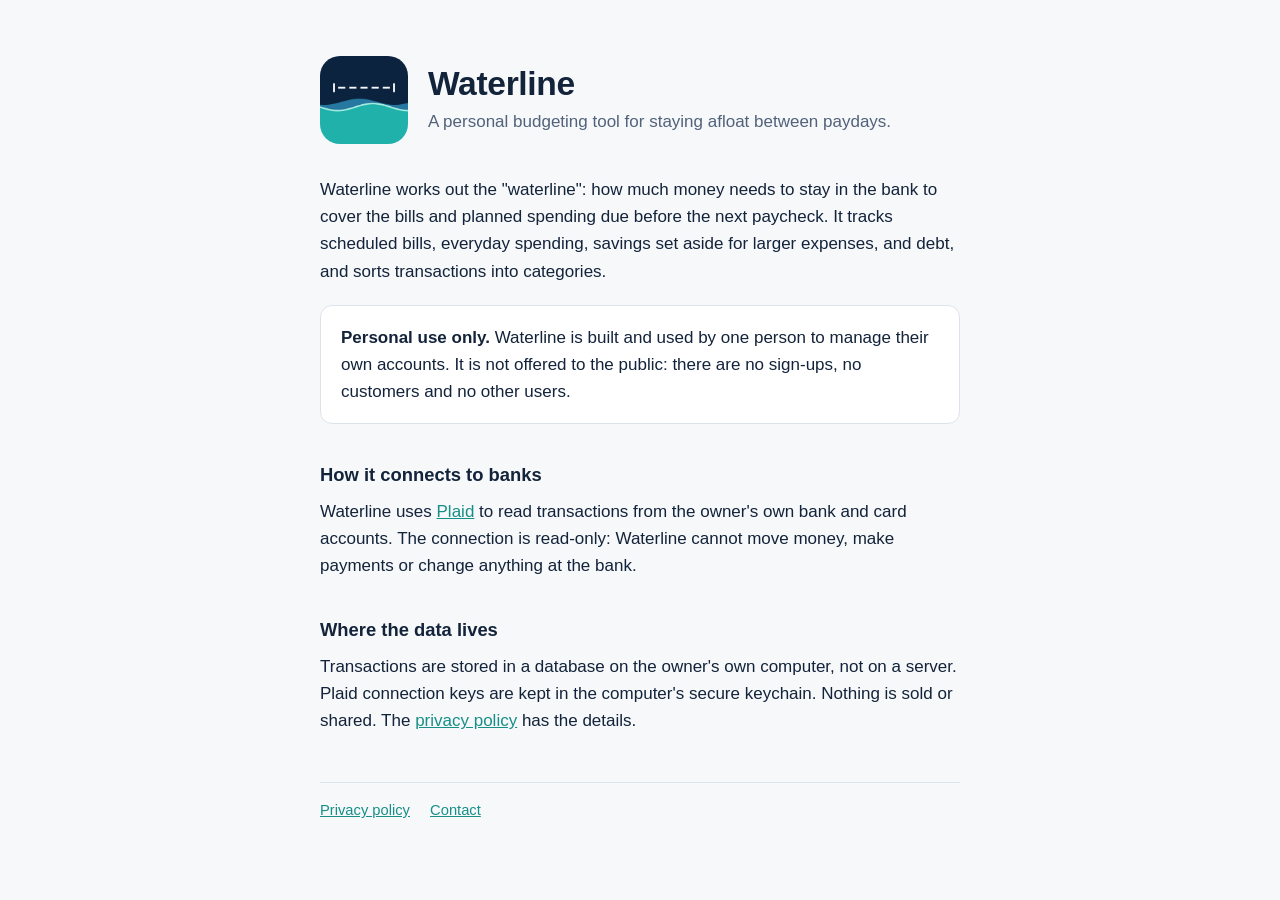
<file: index.html>
<!doctype html>
<html lang="en">
<head>
  <meta charset="utf-8">
  <meta name="viewport" content="width=device-width, initial-scale=1">
  <title>Waterline</title>
  <meta name="description" content="Waterline is a personal budgeting tool, built and used by one person for their own accounts.">
  <link rel="icon" type="image/png" href="assets/favicon-64.png">
  <link rel="stylesheet" href="style.css">
</head>
<body>
  <main>
    <header class="hero">
      <img src="assets/waterline-icon-256.png" alt="Waterline icon: a dashed level line above teal waves">
      <div>
        <h1>Waterline</h1>
        <p class="tagline">A personal budgeting tool for staying afloat between paydays.</p>
      </div>
    </header>

    <p>
      Waterline works out the "waterline": how much money needs to stay in the bank to cover
      the bills and planned spending due before the next paycheck. It tracks scheduled bills,
      everyday spending, savings set aside for larger expenses, and debt, and sorts transactions
      into categories.
    </p>

    <div class="card">
      <strong>Personal use only.</strong>
      Waterline is built and used by one person to manage their own accounts. It is not offered
      to the public: there are no sign-ups, no customers and no other users.
    </div>

    <h2>How it connects to banks</h2>
    <p>
      Waterline uses <a href="https://plaid.com/how-we-handle-data/">Plaid</a> to read
      transactions from the owner's own bank and card accounts. The connection is read-only:
      Waterline cannot move money, make payments or change anything at the bank.
    </p>

    <h2>Where the data lives</h2>
    <p>
      Transactions are stored in a database on the owner's own computer, not on a server.
      Plaid connection keys are kept in the computer's secure keychain. Nothing is sold or shared.
      The <a href="privacy.html">privacy policy</a> has the details.
    </p>

    <footer>
      <a href="privacy.html">Privacy policy</a>
      <a href="https://github.com/meadowlark-bradsher">Contact</a>
    </footer>
  </main>
</body>
</html>
</file>
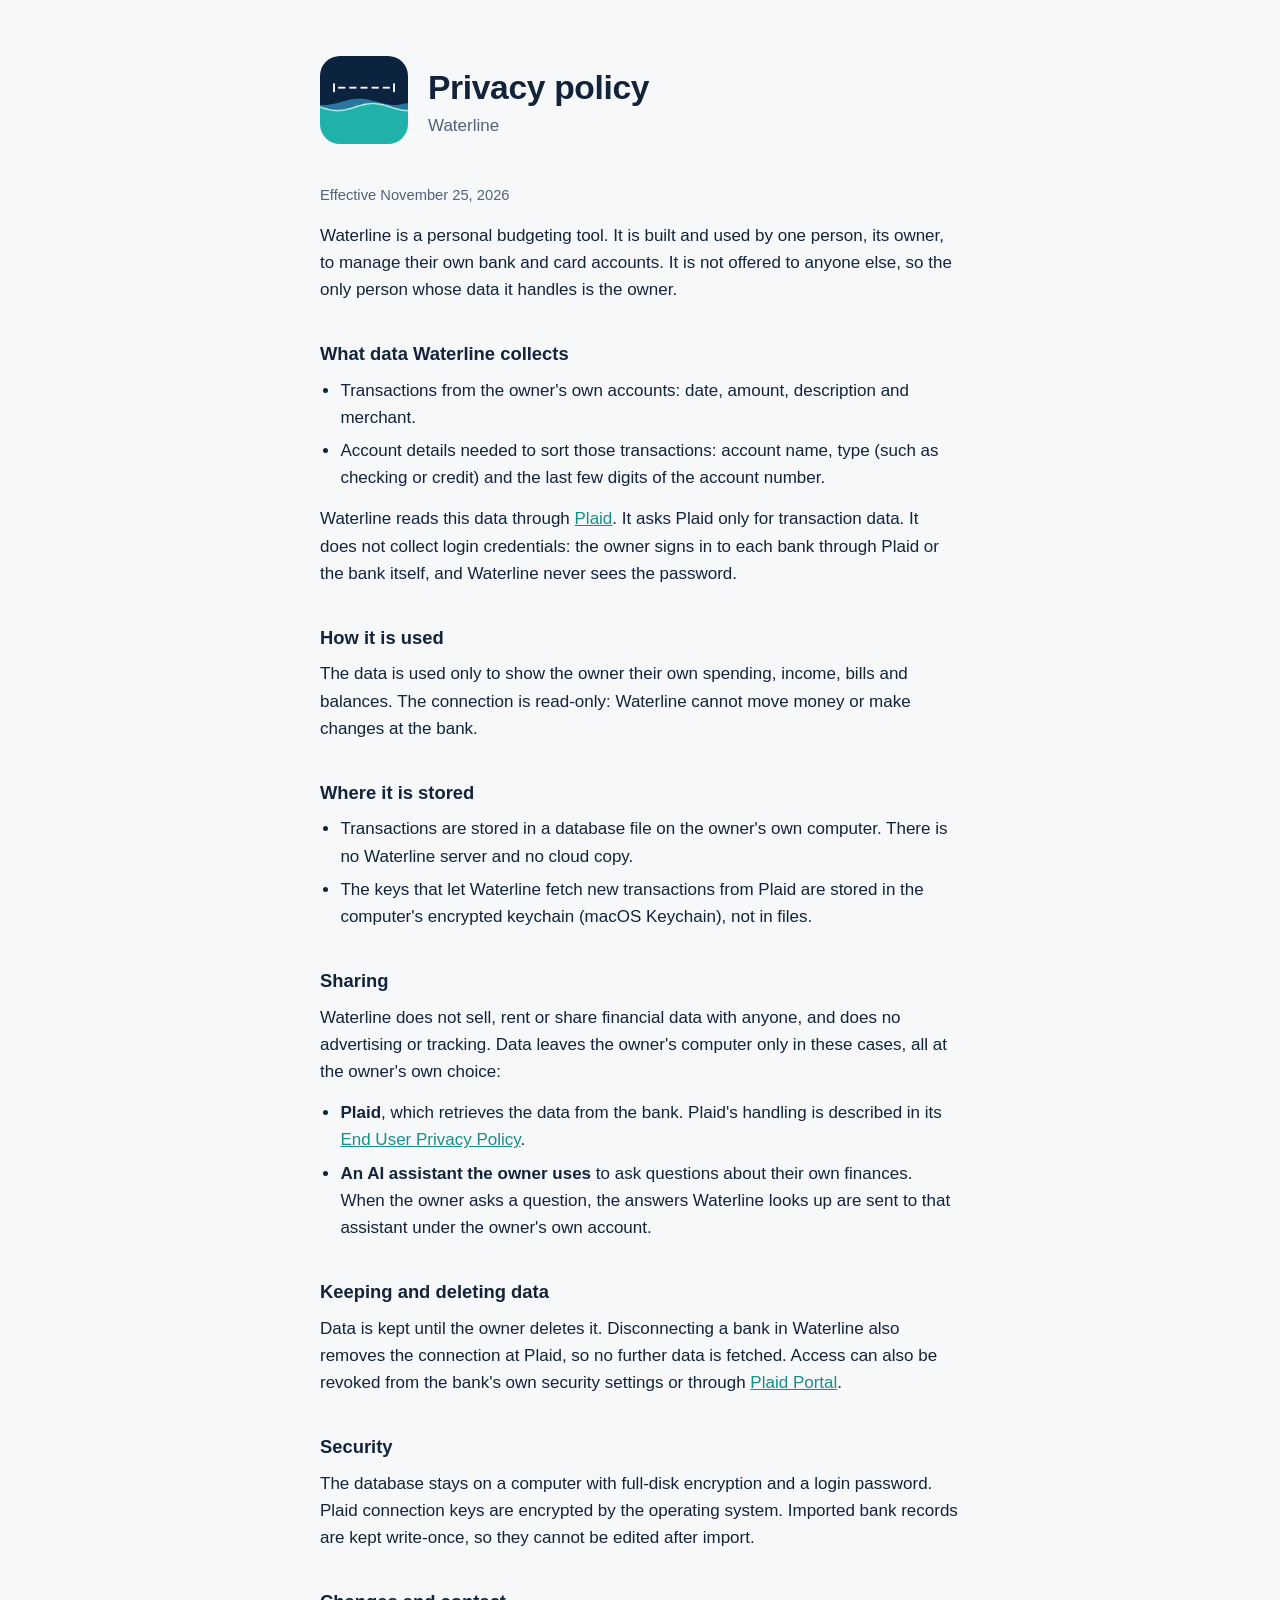
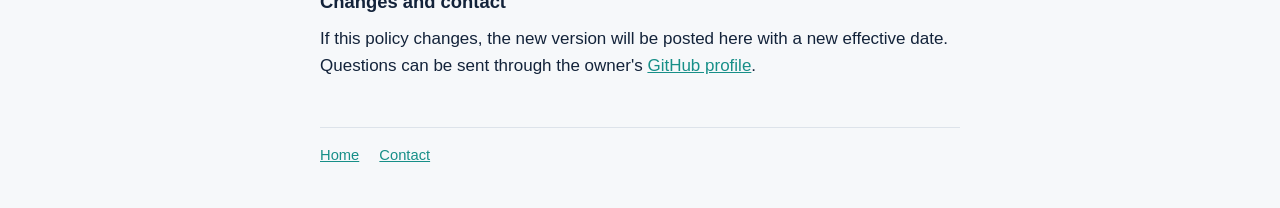
<file: privacy.html>
<!doctype html>
<html lang="en">
<head>
  <meta charset="utf-8">
  <meta name="viewport" content="width=device-width, initial-scale=1">
  <title>Waterline privacy policy</title>
  <meta name="description" content="How Waterline, a personal budgeting tool, handles financial data.">
  <link rel="icon" type="image/png" href="assets/favicon-64.png">
  <link rel="stylesheet" href="style.css">
</head>
<body>
  <main>
    <header class="hero">
      <a href="./"><img src="assets/waterline-icon-256.png" alt="Waterline home"></a>
      <div>
        <h1>Privacy policy</h1>
        <p class="tagline">Waterline</p>
      </div>
    </header>

    <p class="updated">Effective November 25, 2026</p>

    <p>
      Waterline is a personal budgeting tool. It is built and used by one person, its owner,
      to manage their own bank and card accounts. It is not offered to anyone else, so the only
      person whose data it handles is the owner.
    </p>

    <h2>What data Waterline collects</h2>
    <ul>
      <li>Transactions from the owner's own accounts: date, amount, description and merchant.</li>
      <li>Account details needed to sort those transactions: account name, type (such as checking
        or credit) and the last few digits of the account number.</li>
    </ul>
    <p>
      Waterline reads this data through <a href="https://plaid.com/">Plaid</a>. It asks Plaid only
      for transaction data. It does not collect login credentials: the owner signs in to each bank
      through Plaid or the bank itself, and Waterline never sees the password.
    </p>

    <h2>How it is used</h2>
    <p>
      The data is used only to show the owner their own spending, income, bills and balances.
      The connection is read-only: Waterline cannot move money or make changes at the bank.
    </p>

    <h2>Where it is stored</h2>
    <ul>
      <li>Transactions are stored in a database file on the owner's own computer. There is no
        Waterline server and no cloud copy.</li>
      <li>The keys that let Waterline fetch new transactions from Plaid are stored in the
        computer's encrypted keychain (macOS Keychain), not in files.</li>
    </ul>

    <h2>Sharing</h2>
    <p>
      Waterline does not sell, rent or share financial data with anyone, and does no advertising
      or tracking. Data leaves the owner's computer only in these cases, all at the owner's own
      choice:
    </p>
    <ul>
      <li><strong>Plaid</strong>, which retrieves the data from the bank. Plaid's handling is
        described in its <a href="https://plaid.com/legal/#end-user-privacy-policy">End User
        Privacy Policy</a>.</li>
      <li><strong>An AI assistant the owner uses</strong> to ask questions about their own
        finances. When the owner asks a question, the answers Waterline looks up are sent to that
        assistant under the owner's own account.</li>
    </ul>

    <h2>Keeping and deleting data</h2>
    <p>
      Data is kept until the owner deletes it. Disconnecting a bank in Waterline also removes the
      connection at Plaid, so no further data is fetched. Access can also be revoked from the
      bank's own security settings or through <a href="https://my.plaid.com/">Plaid Portal</a>.
    </p>

    <h2>Security</h2>
    <p>
      The database stays on a computer with full-disk encryption and a login password. Plaid
      connection keys are encrypted by the operating system. Imported bank records are kept
      write-once, so they cannot be edited after import.
    </p>

    <h2>Changes and contact</h2>
    <p>
      If this policy changes, the new version will be posted here with a new effective date.
      Questions can be sent through the owner's
      <a href="https://github.com/meadowlark-bradsher">GitHub profile</a>.
    </p>

    <footer>
      <a href="./">Home</a>
      <a href="https://github.com/meadowlark-bradsher">Contact</a>
    </footer>
  </main>
</body>
</html>
</file>
<file: style.css>
:root {
  --bg: #f6f8fa;
  --surface: #ffffff;
  --text: #13233a;
  --muted: #52627a;
  --accent: #178f88;
  --navy: #0c2340;
  --border: #dde3ea;
}

@media (prefers-color-scheme: dark) {
  :root {
    --bg: #0a1728;
    --surface: #10233b;
    --text: #e8eef5;
    --muted: #a3b2c5;
    --accent: #4fd1c5;
    --border: #1f3654;
  }
}

* { box-sizing: border-box; }

body {
  margin: 0;
  background: var(--bg);
  color: var(--text);
  font: 17px/1.6 -apple-system, BlinkMacSystemFont, "Segoe UI", Roboto, Helvetica, Arial, sans-serif;
}

main {
  max-width: 680px;
  margin: 0 auto;
  padding: 56px 20px 40px;
}

header.hero {
  display: flex;
  align-items: center;
  gap: 20px;
  margin-bottom: 32px;
}

header.hero img {
  width: 88px;
  height: 88px;
  border-radius: 20px;
  flex: none;
}

h1 { font-size: 2.1rem; line-height: 1.15; margin: 0; letter-spacing: -0.01em; }
.tagline { margin: 4px 0 0; color: var(--muted); }

h2 { font-size: 1.15rem; margin: 36px 0 8px; }

p, ul { margin: 0 0 14px; }
ul { padding-left: 1.2em; }
li { margin-bottom: 6px; }

a { color: var(--accent); }

.card {
  background: var(--surface);
  border: 1px solid var(--border);
  border-radius: 12px;
  padding: 18px 20px;
  margin: 20px 0;
}

.updated { color: var(--muted); font-size: 0.92rem; }

footer {
  margin-top: 48px;
  padding-top: 16px;
  border-top: 1px solid var(--border);
  color: var(--muted);
  font-size: 0.92rem;
}

footer a { margin-right: 16px; }

@media (max-width: 480px) {
  main { padding-top: 32px; }
  header.hero { gap: 14px; }
  header.hero img { width: 64px; height: 64px; border-radius: 14px; }
  h1 { font-size: 1.7rem; }
}
</file>
